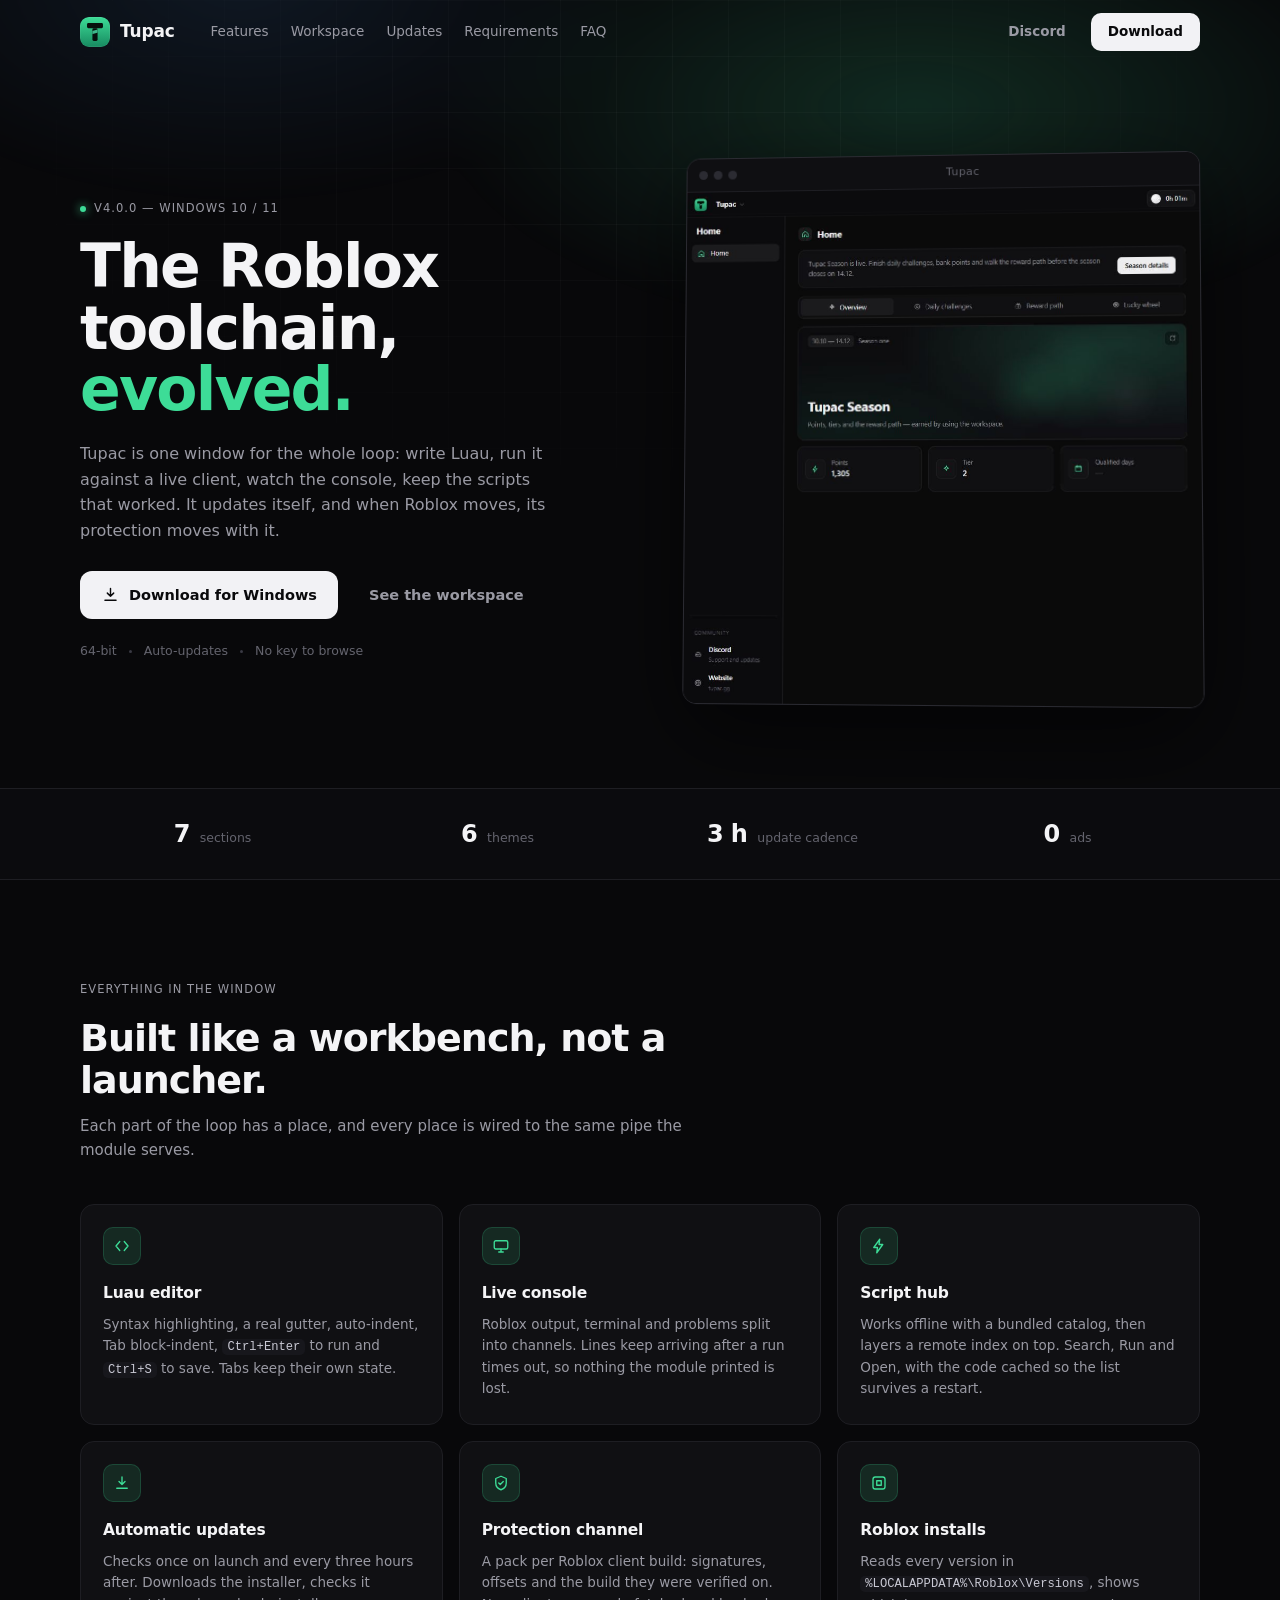
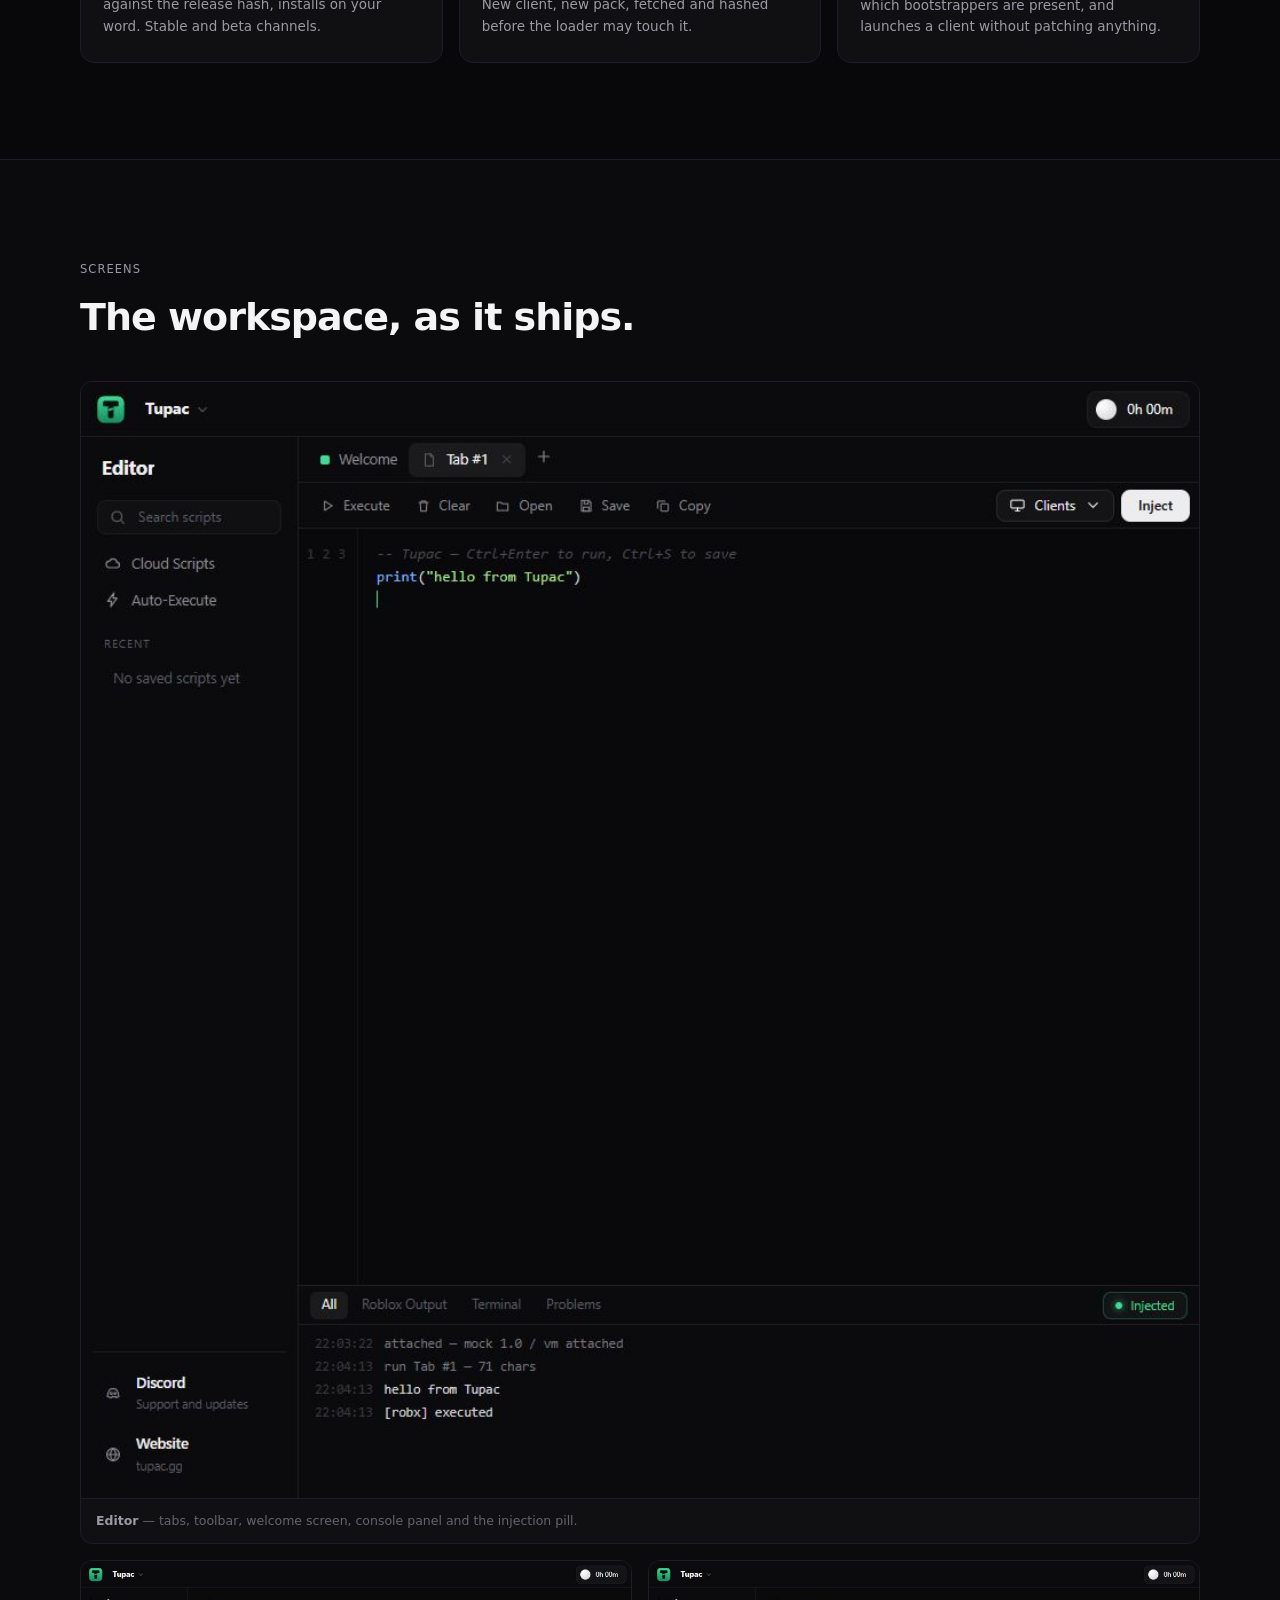
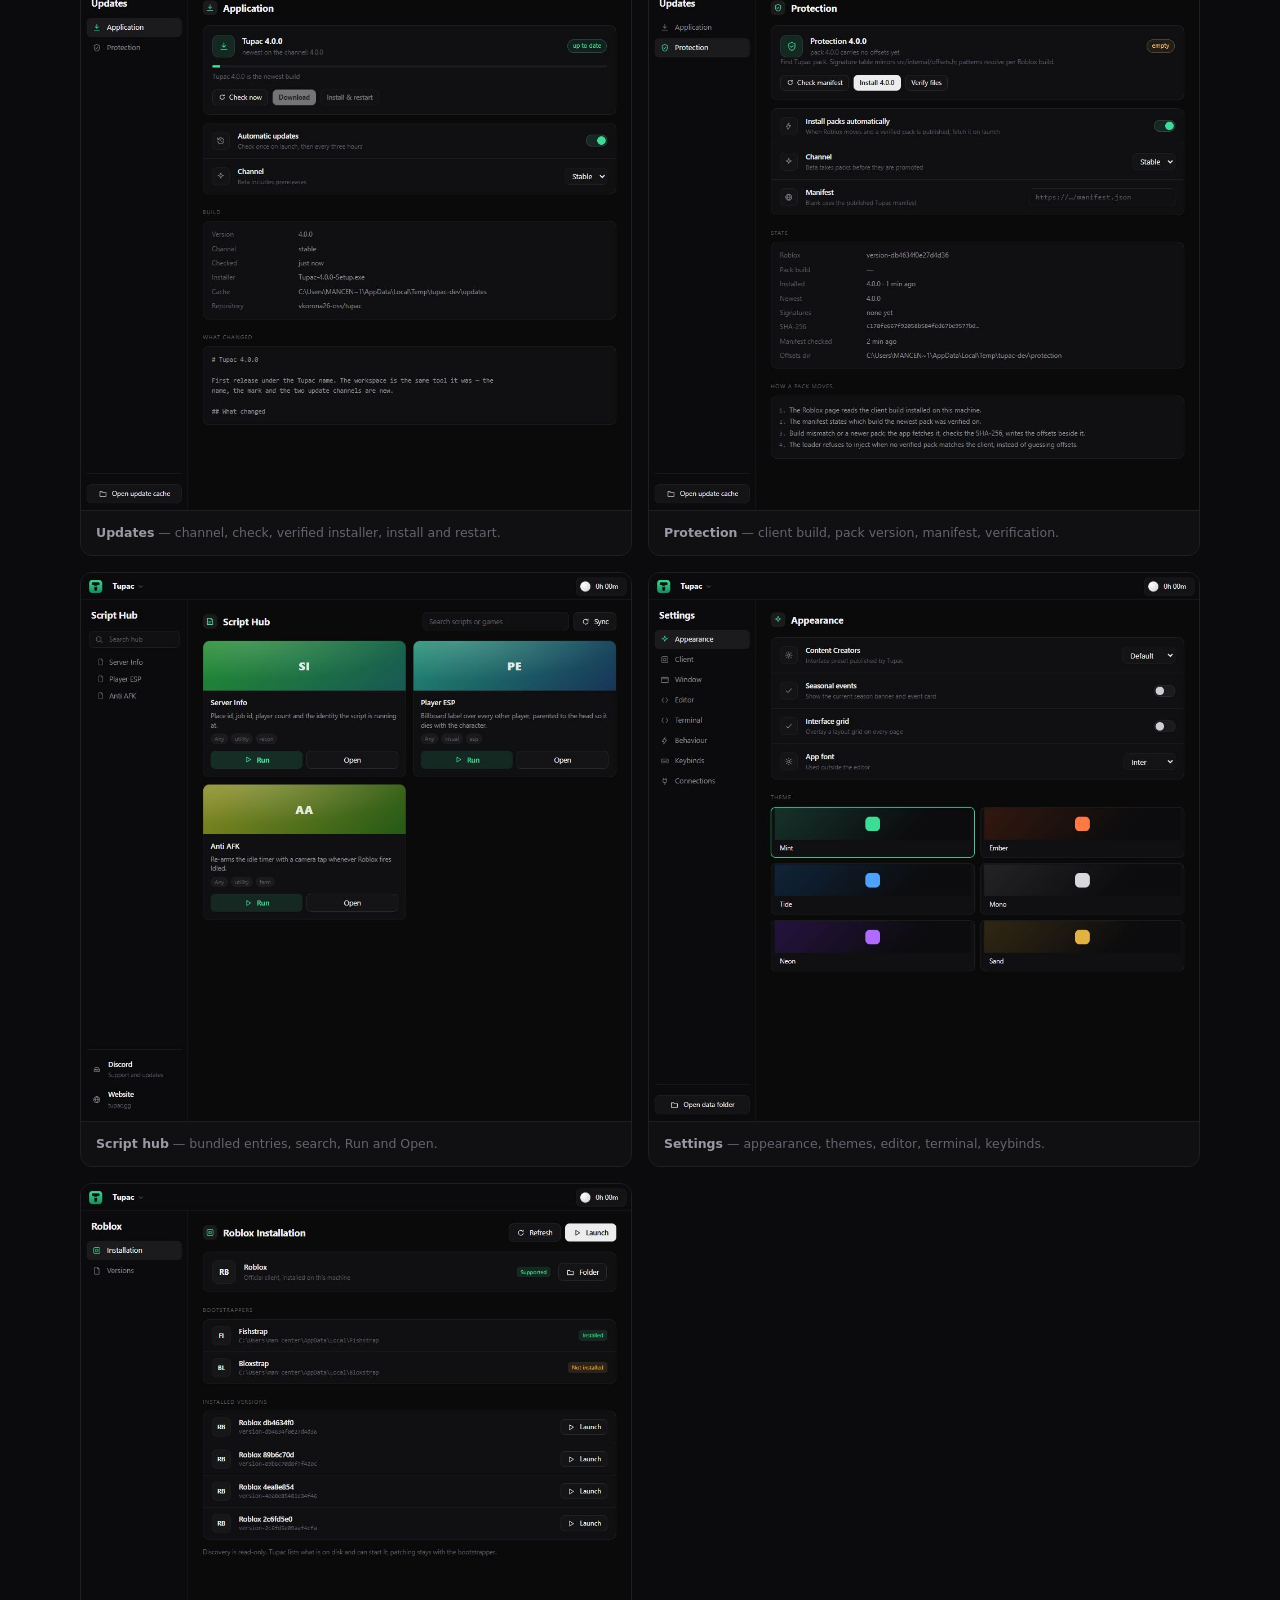
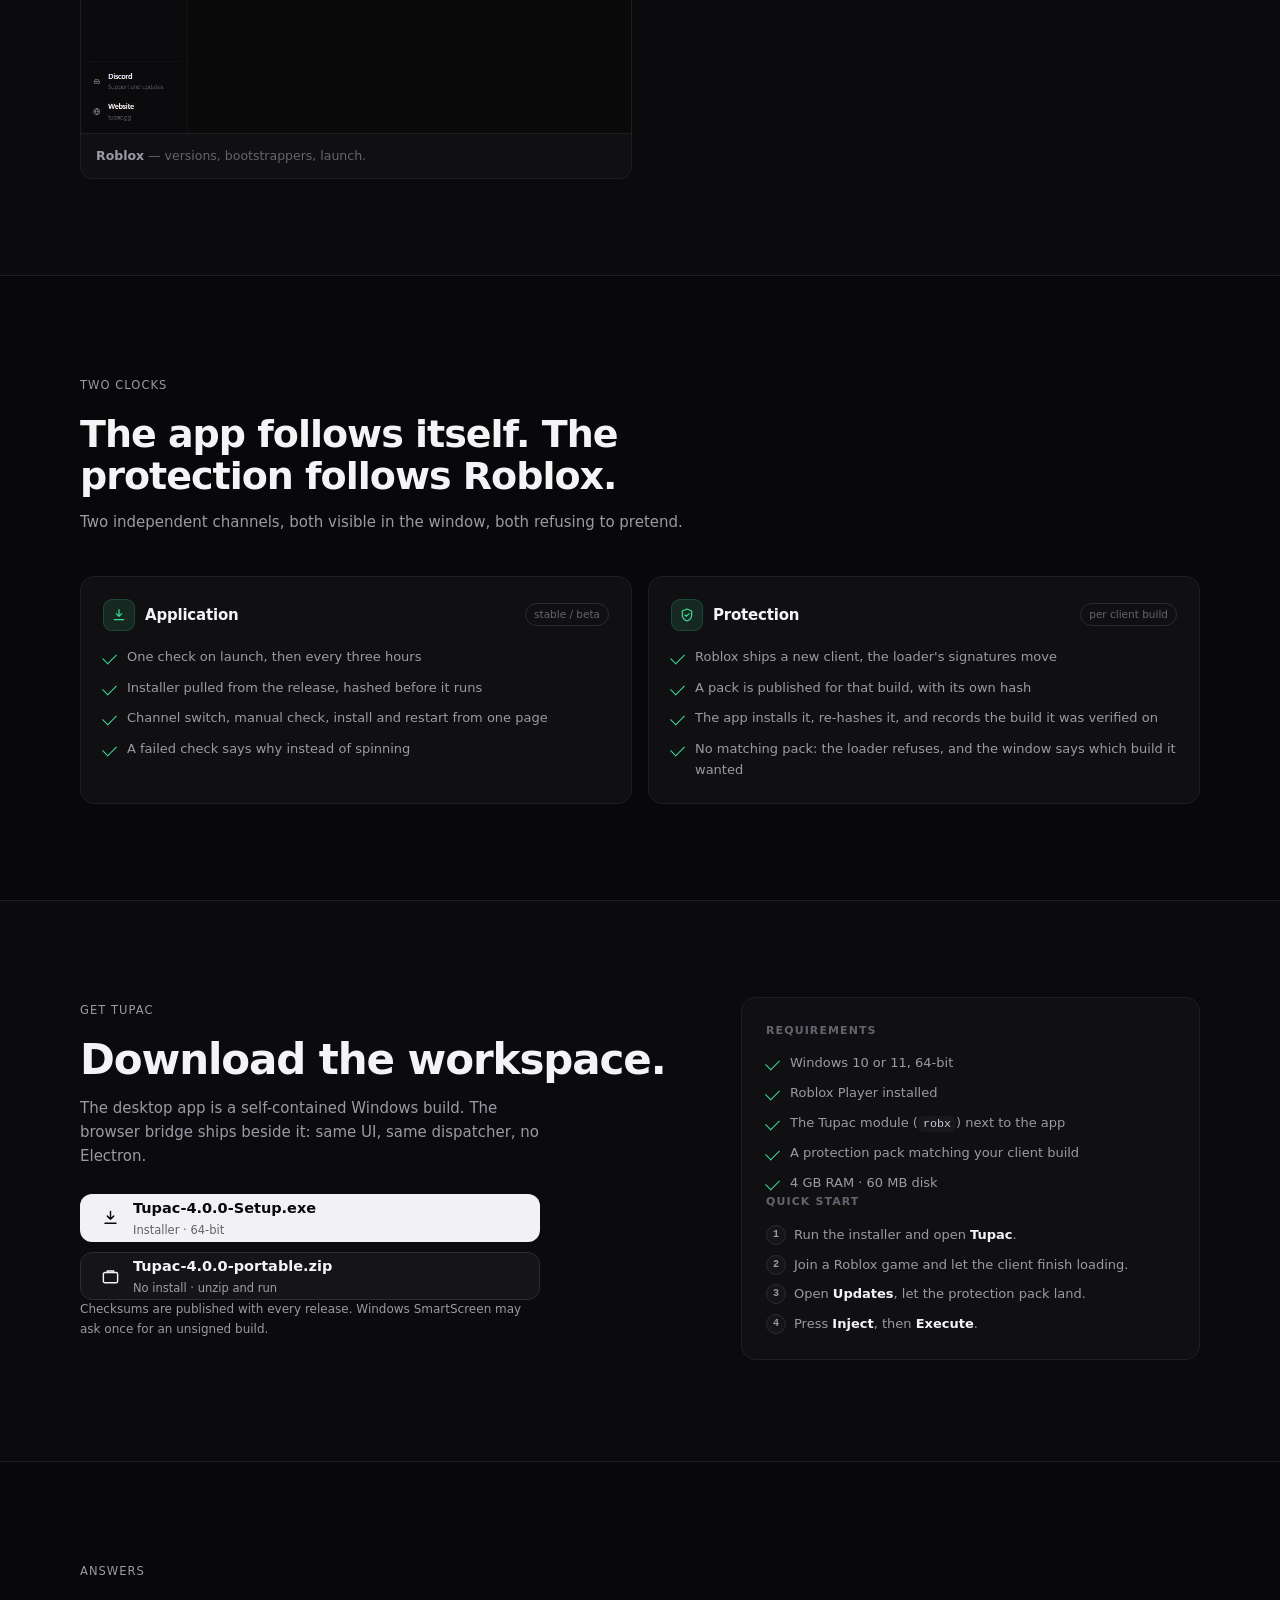
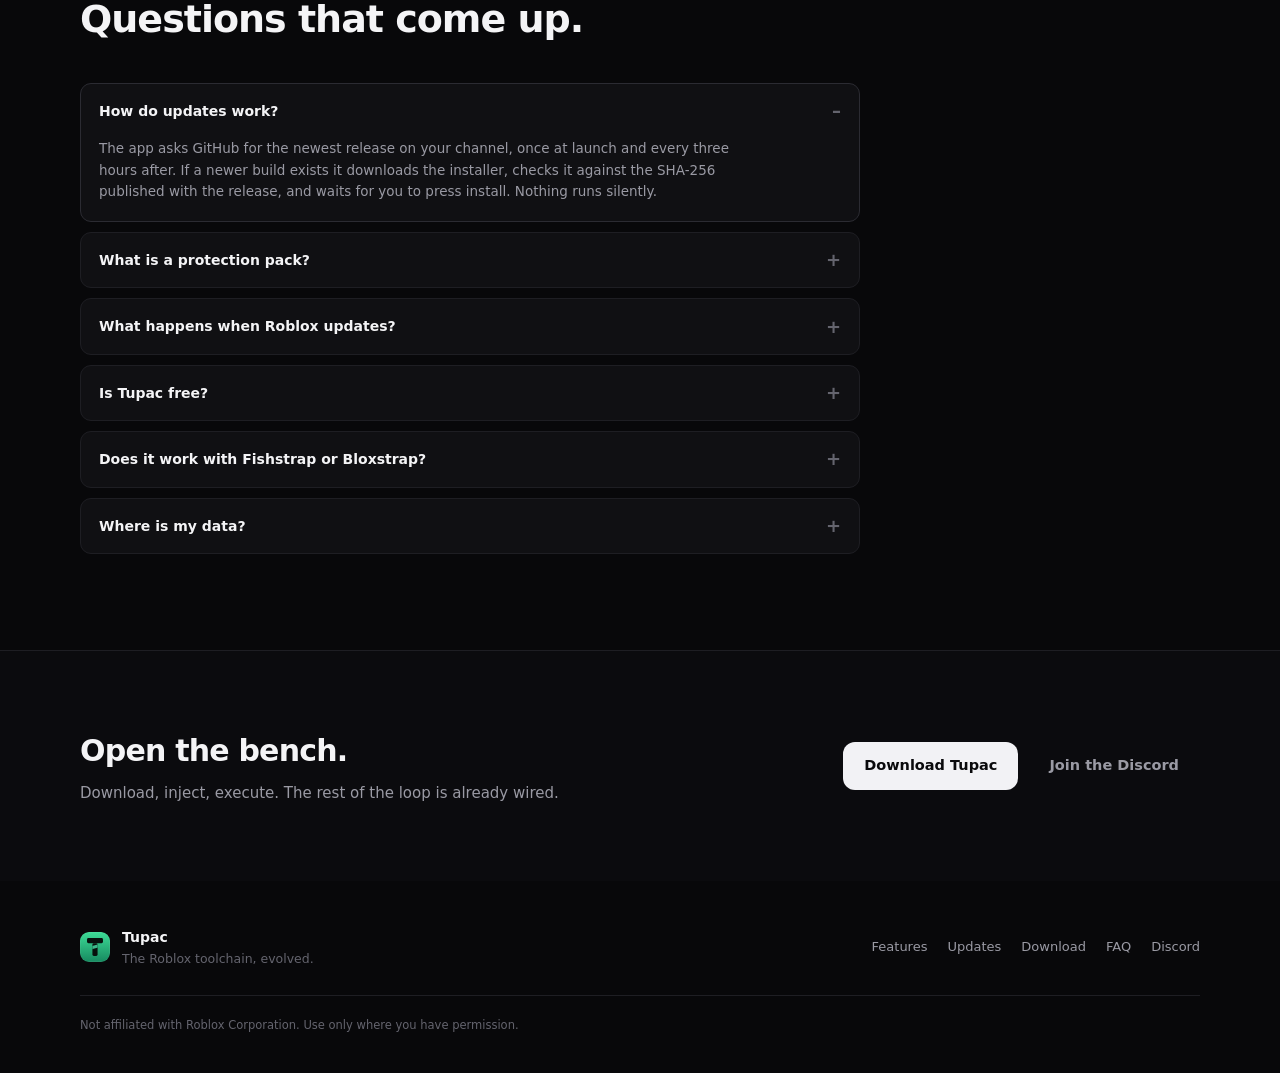
<file: index.html>
<!doctype html>
<html lang="en">
<head>
<meta charset="utf-8">
<meta name="viewport" content="width=device-width, initial-scale=1">
<title>Tupac — the Roblox toolchain, evolved</title>
<meta name="description" content="Tupac is a Windows workspace for Roblox scripting: Luau editor, script hub, live console, you. Automatic updates, plus a protection channel that follows every Roblox client build.">
<meta name="theme-color" content="#0a0a0b">
<link rel="icon" href="assets/logo.svg" type="image/svg+xml">
<link rel="stylesheet" href="styles.css">
<meta property="og:title" content="Tupac — the Roblox toolchain, evolved">
<meta property="og:description" content="Editor, hub, console, updates, protection. One workspace.">
<meta property="og:image" content="assets/home.jpeg">
<meta property="og:type" content="website">
</head>
<body>

<header class="nav" id="nav">
  <div class="wrap nav-inner">
    <a class="brand" href="#top">
      <img class="logo" src="assets/logo.svg" alt="" width="30" height="30">
      <span class="brand-name">Tupac</span>
    </a>
    <nav class="nav-links">
      <a href="#features">Features</a>
      <a href="#workspace">Workspace</a>
      <a href="#updates">Updates</a>
      <a href="#requirements">Requirements</a>
      <a href="#faq">FAQ</a>
    </nav>
    <div class="nav-actions">
      <a class="btn ghost" href="https://discord.gg/ojailbreaks" target="_blank" rel="noreferrer">Discord</a>
      <a class="btn light" href="#download" data-download>Download</a>
    </div>
  </div>
</header>

<main id="top">

  <section class="hero">
    <div class="hero-glow"></div>
    <div class="wrap hero-inner">
      <div class="hero-copy">
        <span class="eyebrow"><i></i> v4.0.0 — Windows 10 / 11</span>
        <h1>The Roblox toolchain,<br><span class="accent">evolved.</span></h1>
        <p>Tupac is one window for the whole loop: write Luau, run it against a live client, watch the console, keep the scripts that worked. It updates itself, and when Roblox moves, its protection moves with it.</p>
        <div class="hero-cta">
          <a class="btn light lg" href="#download" data-download>
            <svg viewBox="0 0 24 24"><path d="M12 3v10M8 9l4 4 4-4M5 18h14"/></svg>
            Download for Windows
          </a>
          <a class="btn ghost lg" href="#workspace">See the workspace</a>
        </div>
        <div class="hero-meta">
          <span>64-bit</span><span class="dot"></span>
          <span>Auto-updates</span><span class="dot"></span>
          <span>No key to browse</span>
        </div>
      </div>
      <div class="hero-shot">
        <div class="frame">
          <div class="frame-bar"><span class="tl"></span><span class="tl"></span><span class="tl"></span><span class="frame-title">Tupac</span></div>
          <img src="assets/home.jpeg" alt="Tupac home screen with the season card, hero and stats" width="800" height="616">
        </div>
      </div>
    </div>
  </section>

  <section class="strip">
    <div class="wrap strip-inner">
      <div><b>7</b><span>sections</span></div>
      <div><b>6</b><span>themes</span></div>
      <div><b>3 h</b><span>update cadence</span></div>
      <div><b>0</b><span>ads</span></div>
    </div>
  </section>

  <section class="section" id="features">
    <div class="wrap">
      <div class="section-head">
        <span class="eyebrow">Everything in the window</span>
        <h2>Built like a workbench, not a launcher.</h2>
        <p>Each part of the loop has a place, and every place is wired to the same pipe the module serves.</p>
      </div>

      <div class="grid features">
        <article class="card">
          <span class="icon">
            <svg viewBox="0 0 24 24"><path d="M9 6 4 12l5 6M15 6l5 6-5 6"/></svg>
          </span>
          <h3>Luau editor</h3>
          <p>Syntax highlighting, a real gutter, auto-indent, Tab block-indent, <code>Ctrl+Enter</code> to run and <code>Ctrl+S</code> to save. Tabs keep their own state.</p>
        </article>

        <article class="card">
          <span class="icon">
            <svg viewBox="0 0 24 24"><rect x="3" y="5" width="18" height="11" rx="2"/><path d="M9 20h6M12 16v4"/></svg>
          </span>
          <h3>Live console</h3>
          <p>Roblox output, terminal and problems split into channels. Lines keep arriving after a run times out, so nothing the module printed is lost.</p>
        </article>

        <article class="card">
          <span class="icon">
            <svg viewBox="0 0 24 24"><path d="M13 3 5 14h5l-1 7 8-11h-5z"/></svg>
          </span>
          <h3>Script hub</h3>
          <p>Works offline with a bundled catalog, then layers a remote index on top. Search, Run and Open, with the code cached so the list survives a restart.</p>
        </article>

        <article class="card">
          <span class="icon">
            <svg viewBox="0 0 24 24"><path d="M12 4v10M8 10l4 4 4-4M5 19h14"/></svg>
          </span>
          <h3>Automatic updates</h3>
          <p>Checks once on launch and every three hours after. Downloads the installer, checks it against the release hash, installs on your word. Stable and beta channels.</p>
        </article>

        <article class="card">
          <span class="icon">
            <svg viewBox="0 0 24 24"><path d="M12 3 19 6v6c0 4.3-2.9 7.6-7 9-4.1-1.4-7-4.7-7-9V6z"/><path d="M9 12l2 2 4-4"/></svg>
          </span>
          <h3>Protection channel</h3>
          <p>A pack per Roblox client build: signatures, offsets and the build they were verified on. New client, new pack, fetched and hashed before the loader may touch it.</p>
        </article>

        <article class="card">
          <span class="icon">
            <svg viewBox="0 0 24 24"><rect x="4" y="4" width="16" height="16" rx="3"/><path d="M9 9h6v6H9z"/></svg>
          </span>
          <h3>Roblox installs</h3>
          <p>Reads every version in <code>%LOCALAPPDATA%\Roblox\Versions</code>, shows which bootstrappers are present, and launches a client without patching anything.</p>
        </article>
      </div>
    </div>
  </section>

  <section class="section alt" id="workspace">
    <div class="wrap">
      <div class="section-head">
        <span class="eyebrow">Screens</span>
        <h2>The workspace, as it ships.</h2>
      </div>

      <div class="gallery">
        <figure class="shot wide">
          <img src="assets/editor.jpeg" alt="Tupac editor with a tab open and the console showing output" width="800" height="616" loading="lazy">
          <figcaption><b>Editor</b> — tabs, toolbar, welcome screen, console panel and the injection pill.</figcaption>
        </figure>
        <figure class="shot">
          <img src="assets/updates.jpeg" alt="Tupac Updates page" width="800" height="616" loading="lazy">
          <figcaption><b>Updates</b> — channel, check, verified installer, install and restart.</figcaption>
        </figure>
        <figure class="shot">
          <img src="assets/protection.jpeg" alt="Tupac Protection page" width="800" height="616" loading="lazy">
          <figcaption><b>Protection</b> — client build, pack version, manifest, verification.</figcaption>
        </figure>
        <figure class="shot">
          <img src="assets/scripts.jpeg" alt="Tupac script hub with three cards" width="800" height="616" loading="lazy">
          <figcaption><b>Script hub</b> — bundled entries, search, Run and Open.</figcaption>
        </figure>
        <figure class="shot">
          <img src="assets/settings.jpeg" alt="Tupac appearance settings with the theme grid" width="800" height="616" loading="lazy">
          <figcaption><b>Settings</b> — appearance, themes, editor, terminal, keybinds.</figcaption>
        </figure>
        <figure class="shot">
          <img src="assets/roblox.jpeg" alt="Tupac Roblox installation page" width="800" height="616" loading="lazy">
          <figcaption><b>Roblox</b> — versions, bootstrappers, launch.</figcaption>
        </figure>
      </div>
    </div>
  </section>

  <section class="section" id="updates">
    <div class="wrap">
      <div class="section-head">
        <span class="eyebrow">Two clocks</span>
        <h2>The app follows itself. The protection follows Roblox.</h2>
        <p>Two independent channels, both visible in the window, both refusing to pretend.</p>
      </div>

      <div class="grid channels">
        <article class="card channel">
          <div class="channel-head">
            <span class="icon"><svg viewBox="0 0 24 24"><path d="M12 4v10M8 10l4 4 4-4M5 19h14"/></svg></span>
            <h3>Application</h3>
            <span class="tag">stable / beta</span>
          </div>
          <ul class="checks">
            <li>One check on launch, then every three hours</li>
            <li>Installer pulled from the release, hashed before it runs</li>
            <li>Channel switch, manual check, install and restart from one page</li>
            <li>A failed check says why instead of spinning</li>
          </ul>
        </article>

        <article class="card channel">
          <div class="channel-head">
            <span class="icon"><svg viewBox="0 0 24 24"><path d="M12 3 19 6v6c0 4.3-2.9 7.6-7 9-4.1-1.4-7-4.7-7-9V6z"/><path d="M9 12l2 2 4-4"/></svg></span>
            <h3>Protection</h3>
            <span class="tag">per client build</span>
          </div>
          <ul class="checks">
            <li>Roblox ships a new client, the loader's signatures move</li>
            <li>A pack is published for that build, with its own hash</li>
            <li>The app installs it, re-hashes it, and records the build it was verified on</li>
            <li>No matching pack: the loader refuses, and the window says which build it wanted</li>
          </ul>
        </article>
      </div>
    </div>
  </section>

  <section class="section alt" id="download">
    <div class="wrap download-wrap">
      <div class="download-copy">
        <span class="eyebrow">Get Tupac</span>
        <h2>Download the workspace.</h2>
        <p>The desktop app is a self-contained Windows build. The browser bridge ships beside it: same UI, same dispatcher, no Electron.</p>

        <div class="download-actions">
          <a class="btn light lg" id="dl-installer" href="https://github.com" target="_blank" rel="noreferrer" data-download>
            <svg viewBox="0 0 24 24"><path d="M12 3v10M8 9l4 4 4-4M5 18h14"/></svg>
            <span>Tupac-4.0.0-Setup.exe<i>Installer · 64-bit</i></span>
          </a>
          <a class="btn lg" id="dl-portable" href="https://github.com" target="_blank" rel="noreferrer" data-download>
            <svg viewBox="0 0 24 24"><rect x="3" y="7" width="18" height="13" rx="2"/><path d="M8 7V5h8v2"/></svg>
            <span>Tupac-4.0.0-portable.zip<i>No install · unzip and run</i></span>
          </a>
        </div>

        <p class="fineprint" id="download-note">Checksums are published with every release. Windows SmartScreen may ask once for an unsigned build.</p>
      </div>

      <aside class="card req-card" id="requirements">
        <h3>Requirements</h3>
        <ul class="checks">
          <li>Windows 10 or 11, 64-bit</li>
          <li>Roblox Player installed</li>
          <li>The Tupac module (<code>robx</code>) next to the app</li>
          <li>A protection pack matching your client build</li>
          <li>4 GB RAM · 60 MB disk</li>
        </ul>
        <h3>Quick start</h3>
        <ol class="steps">
          <li>Run the installer and open <b>Tupac</b>.</li>
          <li>Join a Roblox game and let the client finish loading.</li>
          <li>Open <b>Updates</b>, let the protection pack land.</li>
          <li>Press <b>Inject</b>, then <b>Execute</b>.</li>
        </ol>
      </aside>
    </div>
  </section>

  <section class="section" id="faq">
    <div class="wrap">
      <div class="section-head">
        <span class="eyebrow">Answers</span>
        <h2>Questions that come up.</h2>
      </div>

      <div class="faq">
        <details open>
          <summary>How do updates work?</summary>
          <p>The app asks GitHub for the newest release on your channel, once at launch and every three hours after. If a newer build exists it downloads the installer, checks it against the SHA-256 published with the release, and waits for you to press install. Nothing runs silently.</p>
        </details>
        <details>
          <summary>What is a protection pack?</summary>
          <p>Roblox rebuilds its client, and the functions the loader calls move. A pack is the offset and signature table for one client build, published with the build tag it was verified on. The app installs the pack whose build matches the client on your disk.</p>
        </details>
        <details>
          <summary>What happens when Roblox updates?</summary>
          <p>The client build changes, the pack no longer matches, and the app says so: <em>client is … , pack was verified on …</em>. The loader refuses to inject until a pack for the new build is published and verified. It never guesses an offset.</p>
        </details>
        <details>
          <summary>Is Tupac free?</summary>
          <p>The workspace ships free. A licence key unlocks the module side; browsing the editor, hub, updates and settings works without one.</p>
        </details>
        <details>
          <summary>Does it work with Fishstrap or Bloxstrap?</summary>
          <p>The Roblox page detects both and shows whether they are installed. It never patches them; launching stays theirs.</p>
        </details>
        <details>
          <summary>Where is my data?</summary>
          <p>Everything lives in <code>%LOCALAPPDATA%\Tupac</code>: settings, saved scripts, auto-execute files, downloaded installers, protection packs and the hub cache. Nothing is uploaded. A machine that ran the old 2P build is migrated once, in place.</p>
        </details>
      </div>
    </div>
  </section>

  <section class="cta">
    <div class="wrap cta-inner">
      <div>
        <h2>Open the bench.</h2>
        <p>Download, inject, execute. The rest of the loop is already wired.</p>
      </div>
      <div class="cta-actions">
        <a class="btn light lg" href="#download" data-download>Download Tupac</a>
        <a class="btn ghost lg" href="https://discord.gg/ojailbreaks" target="_blank" rel="noreferrer">Join the Discord</a>
      </div>
    </div>
  </section>
</main>

<footer class="footer">
  <div class="wrap footer-inner">
    <div class="footer-brand">
      <img class="logo" src="assets/logo.svg" alt="" width="30" height="30">
      <div>
        <b>Tupac</b>
        <p>The Roblox toolchain, evolved.</p>
      </div>
    </div>
    <div class="footer-links">
      <a href="#features">Features</a>
      <a href="#updates">Updates</a>
      <a href="#download">Download</a>
      <a href="#faq">FAQ</a>
      <a href="https://discord.gg/ojailbreaks" target="_blank" rel="noreferrer">Discord</a>
    </div>
    <p class="footer-note">Not affiliated with Roblox Corporation. Use only where you have permission.</p>
  </div>
</footer>

<script src="app.js"></script>
</body>
</html>
</file>
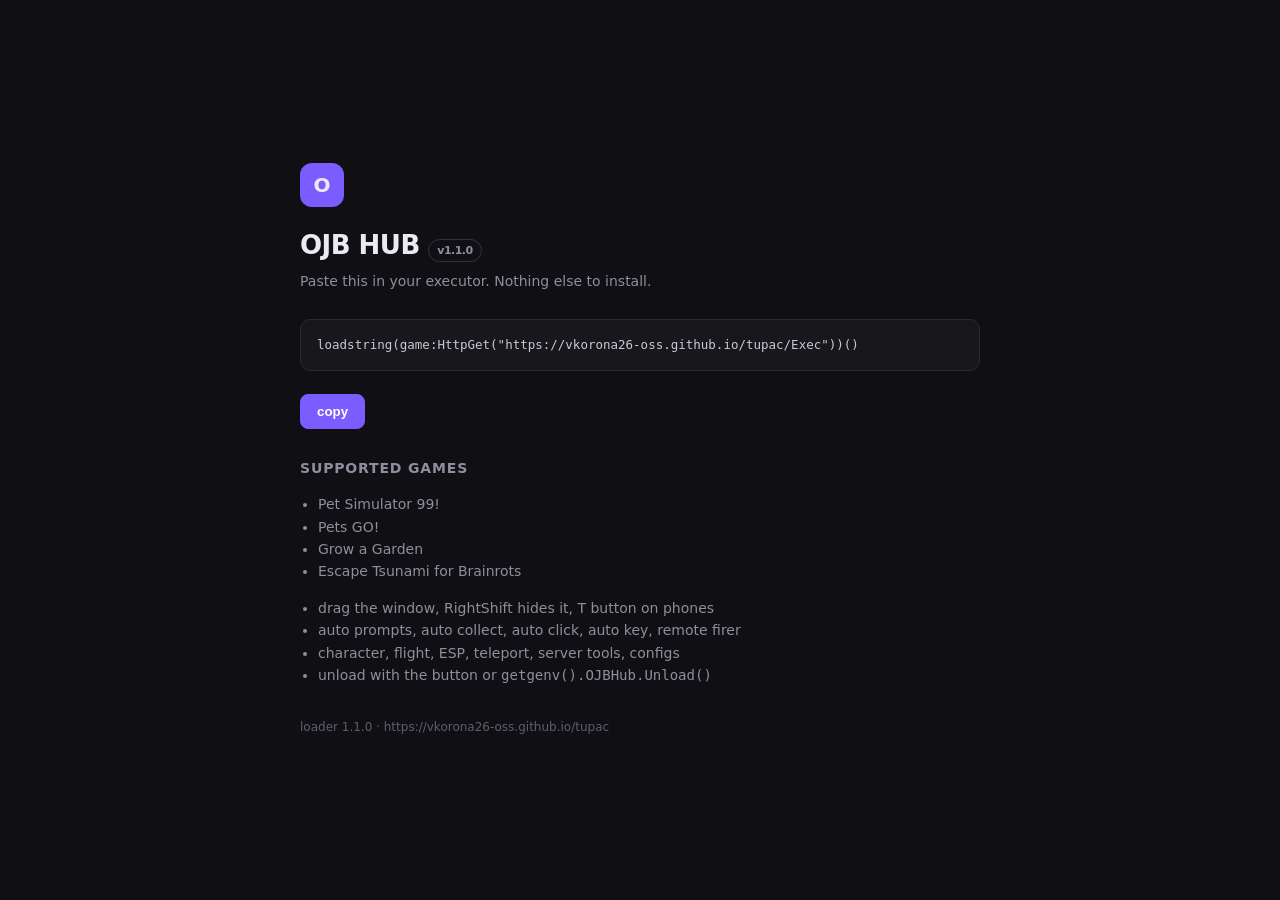
<file: hub.html>
<!doctype html>
<html lang="en">
<head>
<meta charset="utf-8">
<meta name="viewport" content="width=device-width,initial-scale=1">
<title>OJB HUB</title>
<style>
  :root { color-scheme: dark; }
  body { margin:0; min-height:100vh; display:grid; place-items:center; background:#101014; color:#eaeaF2;
         font:14px/1.6 ui-sans-serif,system-ui,-apple-system,Segoe UI,Roboto,sans-serif; }
  main { width:min(680px,92vw); padding:40px 0; }
  .logo { width:44px; height:44px; border-radius:12px; background:#7a5cff; display:grid; place-items:center;
          font-weight:900; font-size:20px; }
  h1 { font-size:26px; margin:18px 0 4px; letter-spacing:-.02em; }
  p.sub { color:#8e8e9c; margin:0 0 26px; }
  .tag { display:inline-block; padding:2px 8px; border:1px solid #32323e; border-radius:99px; font-size:11px; color:#8e8e9c; }
  pre { background:#17171c; border:1px solid #2a2a34; border-radius:10px; padding:16px; overflow:auto;
        font:12.5px/1.5 ui-monospace,SFMono-Regular,Consolas,monospace; color:#c9c9d6; }
  button { margin-top:10px; padding:9px 16px; border-radius:8px; border:1px solid #7a5cff; background:#7a5cff;
           color:#fff; font-weight:600; cursor:pointer; }
  button:active { transform:translateY(1px); }
  ul { color:#8e8e9c; padding-left:18px; }
  footer { margin-top:32px; color:#5e5e6c; font-size:12px; }
</style>
</head>
<body>
<main>
  <div class="logo">O</div>
  <h1>OJB HUB <span class="tag">v1.1.0</span></h1>
  <p class="sub">Paste this in your executor. Nothing else to install.</p>
  <pre id="code">loadstring(game:HttpGet("https://vkorona26-oss.github.io/tupac/Exec"))()</pre>
  <button onclick="navigator.clipboard.writeText(document.getElementById('code').textContent).then(()=>{this.textContent='copied';setTimeout(()=>this.textContent='copy',1200)})">copy</button>
  <h2 style="font-size:14px;margin:28px 0 6px;color:#8e8e9c;font-weight:600;letter-spacing:.06em;text-transform:uppercase">Supported games</h2>
  <ul>
    <li>Pet Simulator 99!</li>
    <li>Pets GO!</li>
    <li>Grow a Garden</li>
    <li>Escape Tsunami for Brainrots</li>
  </ul>
  <ul>
    <li>drag the window, RightShift hides it, T button on phones</li>
    <li>auto prompts, auto collect, auto click, auto key, remote firer</li>
    <li>character, flight, ESP, teleport, server tools, configs</li>
    <li>unload with the button or <code>getgenv().OJBHub.Unload()</code></li>
  </ul>
  <footer>loader 1.1.0 &middot; https://vkorona26-oss.github.io/tupac</footer>
</main>
</body>
</html>
</file>
<file: styles.css>
/* 2P — download site.
   One page, one accent, one screenshot frame. No external fonts, no CDN,
   because a download page that waits on a tracker is a download page nobody
   finishes loading. */

:root {
  --bg: #08080a;
  --bg-2: #0b0b0e;
  --panel: #101013;
  --panel-2: #151519;
  --line: #1e1e23;
  --line-2: #2b2b32;
  --text: #f4f4f6;
  --muted: #9a9aa4;
  --dim: #64646e;
  --accent: #3ddc97;
  --accent-soft: rgba(61, 220, 151, .12);
  --mono: ui-monospace, "Cascadia Code", "JetBrains Mono", Consolas, monospace;
  --sans: "Inter", -apple-system, "Segoe UI", system-ui, sans-serif;
  --r: 14px;
  --wrap: 1120px;
}

* { box-sizing: border-box; }

html, body { margin: 0; }

html { scroll-behavior: smooth; }

body {
  background: var(--bg);
  color: var(--text);
  font: 15px/1.6 var(--sans);
  -webkit-font-smoothing: antialiased;
  overflow-x: hidden;
}

a { color: inherit; text-decoration: none; }
img { display: block; max-width: 100%; height: auto; }
code { font-family: var(--mono); font-size: .9em; color: #c9c9d4; background: #17171c; padding: 1px 5px; border-radius: 5px; }
svg { width: 18px; height: 18px; fill: none; stroke: currentColor; stroke-width: 1.8; stroke-linecap: round; stroke-linejoin: round; }

.wrap { width: min(var(--wrap), calc(100% - 48px)); margin: 0 auto; }

::selection { background: rgba(61, 220, 151, .25); }

/* ── nav ───────────────────────────────────────────────────────────────── */

.nav {
  position: fixed;
  inset: 0 0 auto;
  z-index: 60;
  height: 64px;
  display: flex;
  align-items: center;
  border-bottom: 1px solid transparent;
  transition: background .2s, border-color .2s, backdrop-filter .2s;
}
.nav.solid {
  background: rgba(8, 8, 10, .78);
  backdrop-filter: blur(14px);
  border-color: var(--line);
}

.nav-inner { display: flex; align-items: center; gap: 28px; width: min(var(--wrap), calc(100% - 48px)); }

.brand { display: flex; align-items: center; gap: 10px; }
.logo { width: 30px; height: 30px; border-radius: 9px; display: block; }
.brand-name { font-size: 17px; font-weight: 700; letter-spacing: -.2px; }

.nav-links { display: flex; gap: 22px; margin-left: 8px; }
.nav-links a { color: var(--muted); font-size: 13.5px; transition: color .15s; }
.nav-links a:hover { color: var(--text); }

.nav-actions { margin-left: auto; display: flex; align-items: center; gap: 8px; }

/* ── buttons ───────────────────────────────────────────────────────────── */

.btn {
  display: inline-flex;
  align-items: center;
  justify-content: center;
  gap: 9px;
  height: 38px;
  padding: 0 16px;
  border-radius: 10px;
  border: 1px solid var(--line-2);
  background: var(--panel-2);
  color: var(--text);
  font-size: 13.5px;
  font-weight: 550;
  white-space: nowrap;
  transition: background .15s, border-color .15s, transform .08s;
}
.btn:hover { background: #1c1c22; border-color: #3a3a44; }
.btn:active { transform: translateY(1px); }
.btn.light { background: #f2f2f5; color: #0a0a0c; border-color: transparent; }
.btn.light:hover { background: #fff; }
.btn.ghost { background: transparent; border-color: transparent; color: var(--muted); }
.btn.ghost:hover { background: var(--panel-2); color: var(--text); }
.btn.lg { height: 48px; padding: 0 20px; font-size: 14.5px; border-radius: 12px; }
.btn.lg svg { width: 19px; height: 19px; }

/* ── hero ──────────────────────────────────────────────────────────────── */

.hero { position: relative; padding: 152px 0 84px; overflow: hidden; }

.hero-glow {
  position: absolute;
  inset: -20% -10% auto;
  height: 780px;
  background:
    radial-gradient(46% 42% at 68% 34%, rgba(61, 220, 151, .16), transparent 68%),
    radial-gradient(38% 40% at 24% 18%, rgba(77, 163, 255, .10), transparent 70%);
  pointer-events: none;
  filter: blur(10px);
}
.hero::after {
  content: "";
  position: absolute;
  inset: 0;
  background-image:
    linear-gradient(to right, rgba(255, 255, 255, .028) 1px, transparent 1px),
    linear-gradient(to bottom, rgba(255, 255, 255, .028) 1px, transparent 1px);
  background-size: 56px 56px;
  mask-image: radial-gradient(70% 60% at 50% 20%, #000 20%, transparent 78%);
  pointer-events: none;
}

.hero-inner {
  position: relative;
  z-index: 1;
  display: grid;
  grid-template-columns: 1.05fr 1fr;
  gap: 56px;
  align-items: center;
}

.eyebrow {
  display: inline-flex;
  align-items: center;
  gap: 8px;
  font-size: 11.5px;
  letter-spacing: .09em;
  text-transform: uppercase;
  color: var(--muted);
  margin-bottom: 18px;
}
.eyebrow i { width: 6px; height: 6px; border-radius: 50%; background: var(--accent); box-shadow: 0 0 10px var(--accent); }

.hero h1 {
  margin: 0 0 20px;
  font-size: clamp(38px, 5.2vw, 60px);
  line-height: 1.03;
  letter-spacing: -1.8px;
  font-weight: 720;
}
.hero h1 .accent { color: var(--accent); }

.hero-copy > p { margin: 0 0 28px; color: var(--muted); font-size: 16px; max-width: 480px; }

.hero-cta { display: flex; gap: 10px; flex-wrap: wrap; }

.hero-meta { display: flex; align-items: center; gap: 12px; margin-top: 22px; color: var(--dim); font-size: 12.5px; }
.hero-meta .dot { width: 3px; height: 3px; border-radius: 50%; background: #3a3a44; }

/* window frame */

.hero-shot { position: relative; }
.hero-shot::before {
  content: "";
  position: absolute;
  inset: 8% -6% -8% 6%;
  background: radial-gradient(closest-side, rgba(61, 220, 151, .20), transparent 72%);
  filter: blur(28px);
  z-index: 0;
}
.frame {
  position: relative;
  z-index: 1;
  border: 1px solid var(--line-2);
  border-radius: 14px;
  overflow: hidden;
  background: #0a0a0c;
  box-shadow: 0 30px 90px rgba(0, 0, 0, .65);
  transform: perspective(1600px) rotateX(3deg) rotateY(-4deg);
}
.frame-bar {
  display: flex;
  align-items: center;
  gap: 6px;
  height: 34px;
  padding: 0 12px;
  background: #0f0f12;
  border-bottom: 1px solid var(--line);
}
.frame-bar .tl { width: 9px; height: 9px; border-radius: 50%; background: #2b2b32; }
.frame-title { margin-left: auto; margin-right: auto; color: var(--dim); font-size: 11px; letter-spacing: .04em; }

/* ── strip ─────────────────────────────────────────────────────────────── */

.strip { border-block: 1px solid var(--line); background: var(--bg-2); }
.strip-inner { display: grid; grid-template-columns: repeat(4, 1fr); gap: 20px; padding: 26px 0; }
.strip-inner div { display: flex; align-items: baseline; gap: 10px; justify-content: center; }
.strip-inner b { font-size: 24px; letter-spacing: -.6px; }
.strip-inner span { color: var(--dim); font-size: 12.5px; }

/* ── sections ──────────────────────────────────────────────────────────── */

.section { padding: 96px 0; }
.section.alt { background: var(--bg-2); border-block: 1px solid var(--line); }

.section-head { max-width: 620px; margin-bottom: 42px; }
.section-head h2 {
  margin: 0 0 12px;
  font-size: clamp(28px, 3.4vw, 38px);
  line-height: 1.12;
  letter-spacing: -1px;
  font-weight: 700;
}
.section-head p { margin: 0; color: var(--muted); }

.card {
  background: var(--panel);
  border: 1px solid var(--line);
  border-radius: var(--r);
}

.grid { display: grid; gap: 16px; }
.features { grid-template-columns: repeat(3, 1fr); }

.features .card { padding: 22px 22px 24px; transition: border-color .15s, transform .15s; }
.features .card:hover { border-color: var(--line-2); transform: translateY(-2px); }
.features .icon {
  display: grid; place-items: center;
  width: 38px; height: 38px;
  margin-bottom: 16px;
  border-radius: 10px;
  background: var(--accent-soft);
  border: 1px solid rgba(61, 220, 151, .18);
  color: var(--accent);
}
.features h3 { margin: 0 0 8px; font-size: 15.5px; letter-spacing: -.2px; }
.features p { margin: 0; color: var(--muted); font-size: 13.5px; line-height: 1.6; }

/* channels */

.channels { grid-template-columns: repeat(2, 1fr); }

.channel { padding: 22px; }
.channel-head { display: flex; align-items: center; gap: 10px; margin-bottom: 16px; }
.channel-head .icon {
  display: grid; place-items: center;
  width: 32px; height: 32px;
  border-radius: 9px;
  background: var(--accent-soft);
  border: 1px solid rgba(61, 220, 151, .18);
  color: var(--accent);
}
.channel-head .icon svg { width: 16px; height: 16px; }
.channel-head h3 { margin: 0; font-size: 15px; letter-spacing: -.2px; }
.channel-head .tag {
  margin-left: auto;
  padding: 2px 8px;
  border-radius: 20px;
  border: 1px solid var(--line-2);
  color: var(--dim);
  font-size: 10.5px;
  white-space: nowrap;
}
.channel .checks { gap: 10px; }
.channel .checks li { font-size: 13px; }

/* gallery */

.gallery { display: grid; grid-template-columns: 1fr 1fr; gap: 16px; }
.shot {
  margin: 0;
  border: 1px solid var(--line);
  border-radius: 12px;
  overflow: hidden;
  background: var(--panel);
}
.shot img { width: 100%; border-bottom: 1px solid var(--line); }
.shot figcaption { padding: 12px 15px; color: var(--dim); font-size: 12.5px; }
.shot figcaption b { color: var(--muted); font-weight: 600; }
.shot.wide { grid-column: 1 / -1; }

/* download */

.download-wrap { display: grid; grid-template-columns: 1.15fr .85fr; gap: 40px; align-items: start; }
.download-copy h2 { margin: 0 0 14px; font-size: clamp(30px, 3.6vw, 42px); letter-spacing: -1.1px; line-height: 1.08; }
.download-copy > p { margin: 0 0 26px; color: var(--muted); max-width: 460px; }

.download-actions { display: grid; gap: 10px; max-width: 460px; }
.download-actions .btn.lg { justify-content: flex-start; gap: 13px; }
.download-actions .btn span { display: flex; flex-direction: column; align-items: flex-start; gap: 1px; font-weight: 600; }
.download-actions .btn i { font-style: normal; font-weight: 400; font-size: 11.5px; opacity: .62; }

.fineprint { margin: 16px 0 0; color: var(--dim); font-size: 12px; max-width: 440px; }

.req-card { padding: 24px; }
.req-card h3 { margin: 0 0 14px; font-size: 11px; letter-spacing: .1em; text-transform: uppercase; color: var(--dim); font-weight: 600; }
.req-card h3 + h3, .req-card ol + h3 { margin-top: 26px; }
.checks, .steps { margin: 0; padding: 0; list-style: none; display: grid; gap: 9px; }
.checks li { position: relative; padding-left: 24px; color: var(--muted); font-size: 13px; }
.checks li::before {
  content: "";
  position: absolute; left: 0; top: 6px;
  width: 12px; height: 7px;
  border-left: 1.8px solid var(--accent);
  border-bottom: 1.8px solid var(--accent);
  transform: rotate(-45deg);
}
.steps { counter-reset: step; }
.steps li { counter-increment: step; position: relative; padding-left: 28px; color: var(--muted); font-size: 13px; }
.steps li::before {
  content: counter(step);
  position: absolute; left: 0; top: 0;
  width: 18px; height: 18px;
  display: grid; place-items: center;
  border-radius: 50%;
  background: var(--panel-2);
  border: 1px solid var(--line-2);
  color: var(--muted);
  font: 600 10px/1 var(--mono);
}
.steps b { color: var(--text); font-weight: 550; }

/* faq */

.faq { display: grid; gap: 10px; max-width: 780px; }
.faq details {
  border: 1px solid var(--line);
  border-radius: 11px;
  background: var(--panel);
  padding: 0 18px;
  transition: border-color .15s;
}
.faq details[open] { border-color: var(--line-2); }
.faq summary {
  cursor: pointer;
  list-style: none;
  padding: 16px 26px 16px 0;
  position: relative;
  font-size: 14px;
  font-weight: 550;
}
.faq summary::-webkit-details-marker { display: none; }
.faq summary::after {
  content: "+";
  position: absolute;
  right: 0; top: 50%;
  transform: translateY(-50%);
  color: var(--dim);
  font-size: 18px;
  transition: transform .15s;
}
.faq details[open] summary::after { content: "–"; }
.faq p { margin: 0; padding: 0 0 18px; color: var(--muted); font-size: 13.5px; max-width: 640px; }

/* cta */

.cta { padding: 76px 0; border-top: 1px solid var(--line); background: var(--bg-2); }
.cta-inner { display: flex; align-items: center; justify-content: space-between; gap: 30px; flex-wrap: wrap; }
.cta h2 { margin: 0 0 6px; font-size: 30px; letter-spacing: -.8px; }
.cta p { margin: 0; color: var(--muted); }
.cta-actions { display: flex; gap: 10px; flex-wrap: wrap; }

/* footer */

.footer { padding: 44px 0 40px; background: var(--bg); }
.footer-inner { display: grid; grid-template-columns: 1fr auto; gap: 20px 40px; align-items: center; }
.footer-brand { display: flex; align-items: center; gap: 12px; }
.footer-brand b { font-size: 14px; }
.footer-brand p { margin: 0; color: var(--dim); font-size: 12.5px; }
.footer-links { display: flex; gap: 20px; font-size: 13px; color: var(--muted); }
.footer-links a:hover { color: var(--text); }
.footer-note { grid-column: 1 / -1; margin: 6px 0 0; padding-top: 20px; border-top: 1px solid var(--line); color: var(--dim); font-size: 11.5px; }

/* ── responsive ────────────────────────────────────────────────────────── */

@media (max-width: 980px) {
  .hero { padding-top: 128px; }
  .hero-inner { grid-template-columns: 1fr; gap: 44px; }
  .hero-copy > p { max-width: 560px; }
  .features { grid-template-columns: repeat(2, 1fr); }
  .channels { grid-template-columns: 1fr; }
  .download-wrap { grid-template-columns: 1fr; }
}

@media (max-width: 720px) {
  .wrap { width: calc(100% - 32px); }
  .nav-links { display: none; }
  .nav-actions .ghost { display: none; }
  .hero h1 { letter-spacing: -1.2px; }
  .strip-inner { grid-template-columns: repeat(2, 1fr); gap: 16px; padding: 22px 0; }
  .strip-inner div { justify-content: flex-start; }
  .features { grid-template-columns: 1fr; }
  .gallery { grid-template-columns: 1fr; }
  .section { padding: 68px 0; }
  .frame { transform: none; }
  .cta-inner { flex-direction: column; align-items: flex-start; }
  .footer-inner { grid-template-columns: 1fr; }
  .footer-links { flex-wrap: wrap; gap: 14px; }
}
</file>
